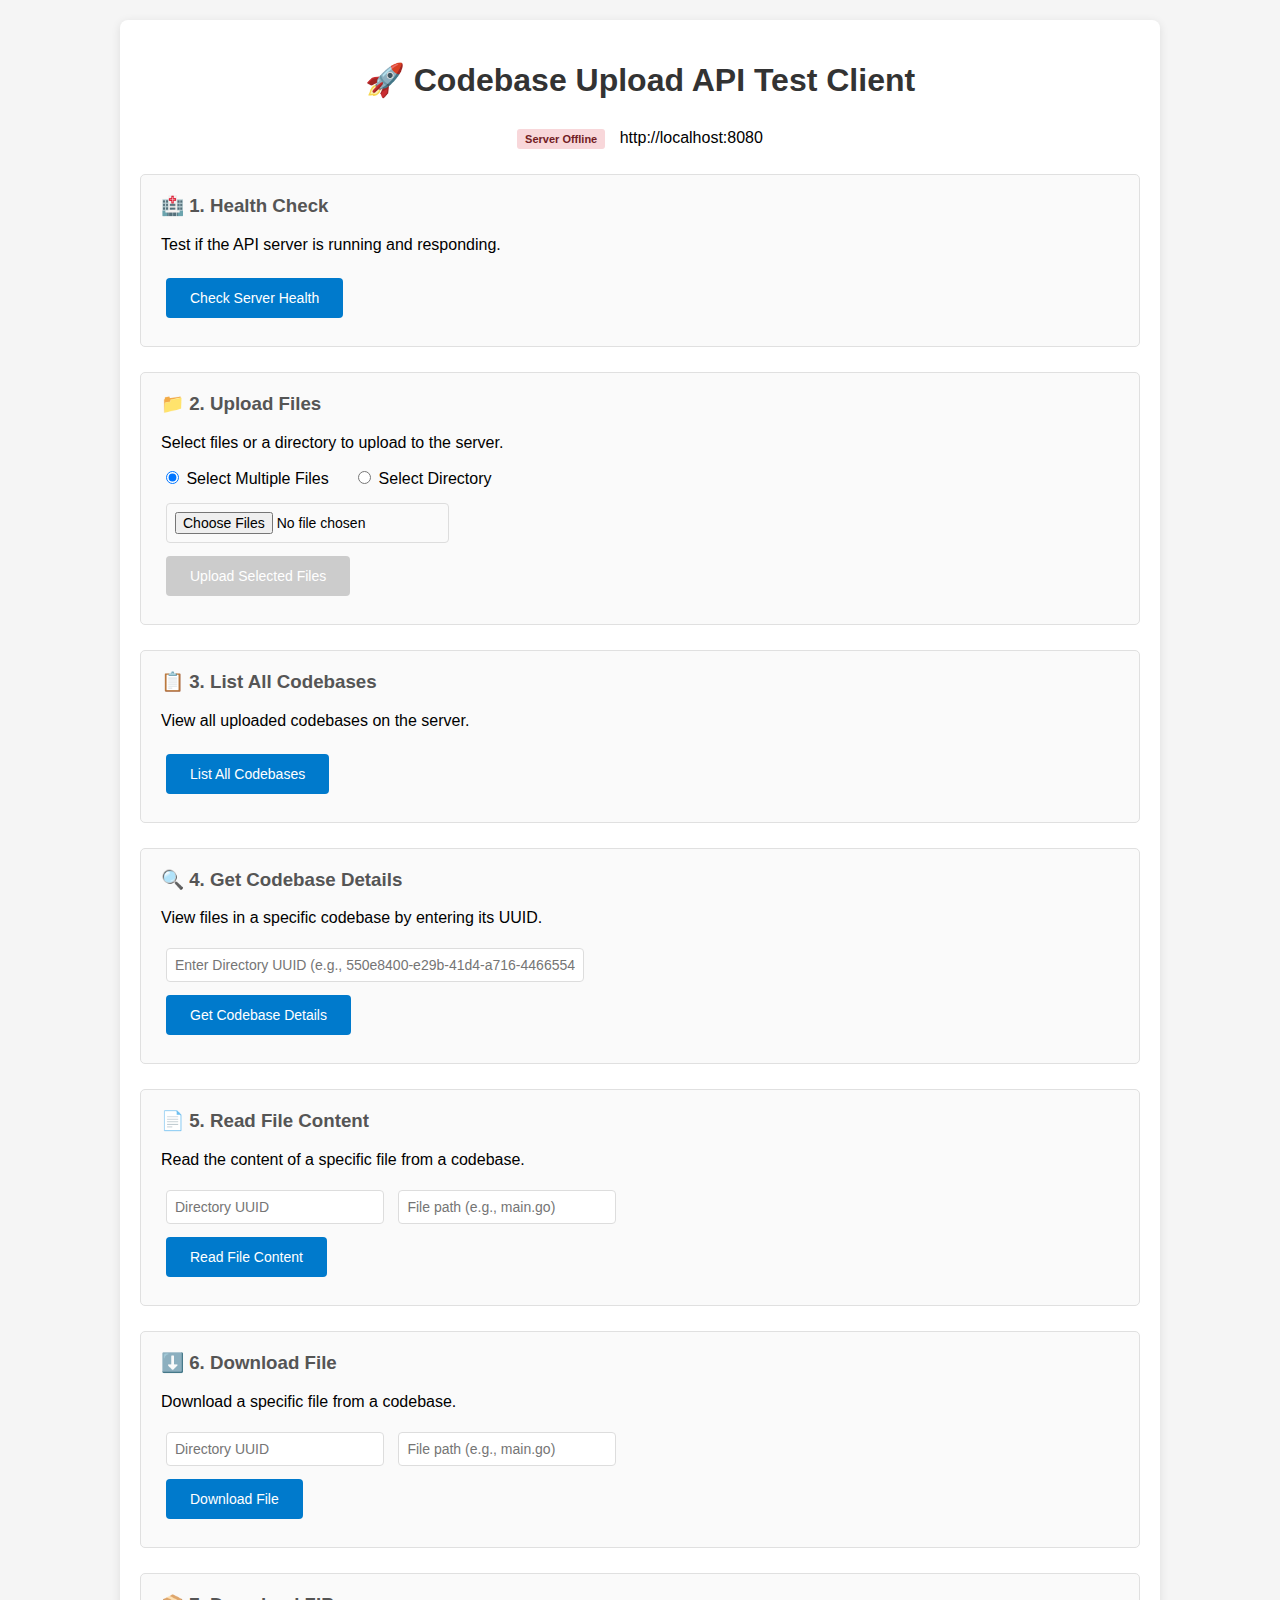
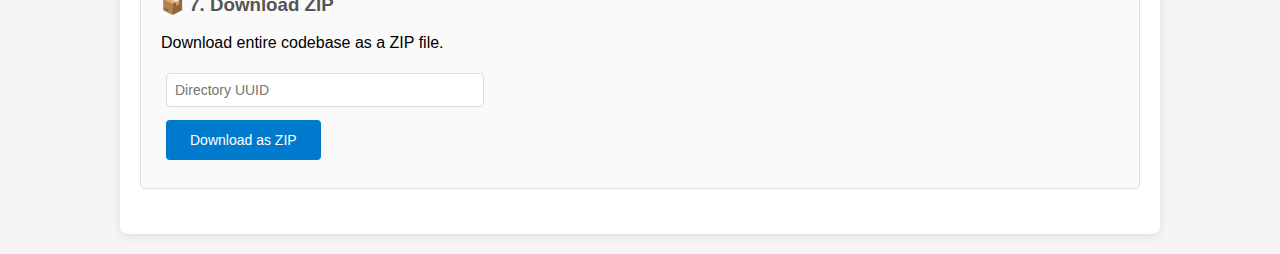
<file: index.html>
<!DOCTYPE html>
<html>
  <head>
    <title>Codebase Upload API Test - Windows Compatible</title>
    <link rel="stylesheet" href="style.css" />
  </head>
  <body>
    <div class="container">
      <h1>🚀 Codebase Upload API Test Client</h1>

      <div style="text-align: center; margin-bottom: 20px">
        <span id="server-status" class="status offline">Server Offline</span>
        <span id="server-url">http://localhost:8080</span>
      </div>

      <div class="section">
        <h3>🏥 1. Health Check</h3>
        <p>Test if the API server is running and responding.</p>
        <button onclick="testHealth()" id="health-btn">
          Check Server Health
        </button>
        <div id="health-response" class="response" style="display: none"></div>
      </div>

      <div class="section">
        <h3>📁 2. Upload Files</h3>
        <p>Select files or a directory to upload to the server.</p>
        <div style="margin: 10px 0">
          <label>
            <input type="radio" name="uploadType" value="files" checked />
            Select Multiple Files
          </label>
          <label style="margin-left: 20px">
            <input type="radio" name="uploadType" value="directory" /> Select
            Directory
          </label>
        </div>
        <input type="file" id="fileInput" multiple accept="*/*" />
        <br />
        <div id="file-info" class="file-info" style="display: none"></div>
        <div id="upload-progress" class="progress" style="display: none">
          <div id="progress-bar" class="progress-bar"></div>
        </div>
        <button onclick="uploadFiles()" id="upload-btn" disabled>
          Upload Selected Files
        </button>
        <div id="upload-response" class="response" style="display: none"></div>
      </div>

      <div class="section">
        <h3>📋 3. List All Codebases</h3>
        <p>View all uploaded codebases on the server.</p>
        <button onclick="listCodebases()" id="list-btn">
          List All Codebases
        </button>
        <div id="list-response" class="response" style="display: none"></div>
      </div>

      <div class="section">
        <h3>🔍 4. Get Codebase Details</h3>
        <p>View files in a specific codebase by entering its UUID.</p>
        <input
          type="text"
          id="directoryId"
          placeholder="Enter Directory UUID (e.g., 550e8400-e29b-41d4-a716-446655440000)"
          style="width: 400px"
        />
        <br />
        <button onclick="getCodebaseDetails()" id="details-btn">
          Get Codebase Details
        </button>
        <div id="details-response" class="response" style="display: none"></div>
      </div>

      <div class="section">
        <h3>📄 5. Read File Content</h3>
        <p>Read the content of a specific file from a codebase.</p>
        <input
          type="text"
          id="readDirectoryId"
          placeholder="Directory UUID"
          style="width: 200px"
        />
        <input
          type="text"
          id="readFilePath"
          placeholder="File path (e.g., main.go)"
          style="width: 200px"
        />
        <br />
        <button onclick="readFileContent()" id="read-btn">
          Read File Content
        </button>
        <div id="read-response" class="response" style="display: none"></div>
      </div>

      <div class="section">
        <h3>⬇️ 6. Download File</h3>
        <p>Download a specific file from a codebase.</p>
        <input
          type="text"
          id="downloadDirectoryId"
          placeholder="Directory UUID"
          style="width: 200px"
        />
        <input
          type="text"
          id="downloadFilePath"
          placeholder="File path (e.g., main.go)"
          style="width: 200px"
        />
        <br />
        <button onclick="downloadFile()" id="download-btn">
          Download File
        </button>
        <div
          id="download-response"
          class="response"
          style="display: none"
        ></div>
      </div>

      <div class="section">
        <h3>📦 7. Download ZIP</h3>
        <p>Download entire codebase as a ZIP file.</p>
        <input
          type="text"
          id="zipDirectoryId"
          placeholder="Directory UUID"
          style="width: 300px"
        />
        <br />
        <button onclick="downloadZip()" id="zip-btn">Download as ZIP</button>
        <div id="zip-response" class="response" style="display: none"></div>
      </div>

      <!-- <div class="section">
        <h3>🛠️ Windows PowerShell Commands</h3>
        <p>If you prefer using PowerShell, here are the equivalent commands:</p>
        <div class="response">
          <pre>
          # Health Check
          Invoke-RestMethod -Uri "http://localhost:8080/health" -Method Get

          # List Codebases
          Invoke-RestMethod -Uri "http://localhost:8080/codebases" -Method Get

          # Get Specific Codebase (replace UUID)
          Invoke-RestMethod -Uri "http://localhost:8080/codebases/YOUR-UUID-HERE" -Method Get

          # Read File Content (replace UUID and path)
          Invoke-RestMethod -Uri "http://localhost:8080/codebases/YOUR-UUID-HERE/content?file=main.go" -Method Get

          # Download File (replace UUID and path)  
          Invoke-WebRequest -Uri "http://localhost:8080/codebases/YOUR-UUID-HERE/download?file=main.go" -OutFile "downloaded_file.go"

          # Download ZIP (replace UUID)
          Invoke-WebRequest -Uri "http://localhost:8080/codebases/YOUR-UUID-HERE/zip" -OutFile "codebase.zip"</pre
          >
        </div>
      </div> -->
    </div>
    </div>

    <script>
      const API_BASE = "http://localhost:8080";
      let serverOnline = false;

      // Check server status on page load
      window.onload = function () {
        testHealth(true);

        // File input change handler
        document
          .getElementById("fileInput")
          .addEventListener("change", function (e) {
            const files = e.target.files;
            const uploadBtn = document.getElementById("upload-btn");
            const fileInfo = document.getElementById("file-info");

            if (files.length > 0) {
              let totalSize = 0;
              let fileTypes = {};

              for (let file of files) {
                totalSize += file.size;
                const ext = file.name.split(".").pop().toLowerCase();
                fileTypes[ext] = (fileTypes[ext] || 0) + 1;
              }

              const sizeInMB = (totalSize / (1024 * 1024)).toFixed(2);
              const typesList = Object.entries(fileTypes)
                .map(([ext, count]) => `${ext} (${count})`)
                .join(", ");

              fileInfo.innerHTML = `
                        <strong>Selected:</strong> ${files.length} files<br>
                        <strong>Total Size:</strong> ${sizeInMB} MB<br>
                        <strong>File Types:</strong> ${typesList}<br>
                        <strong>Root Directory:</strong> ${
                          files[0].webkitRelativePath.split("/")[0]
                        }
                    `;
              fileInfo.style.display = "block";
              uploadBtn.disabled = false;
            } else {
              fileInfo.style.display = "none";
              uploadBtn.disabled = true;
            }
          });
      };

      async function testHealth(silent = false) {
        const btn = document.getElementById("health-btn");
        const responseDiv = document.getElementById("health-response");
        const statusDiv = document.getElementById("server-status");

        if (!silent) {
          btn.disabled = true;
          btn.textContent = "Checking...";
        }

        try {
          const response = await fetch(`${API_BASE}/health`);
          const data = await response.json();

          if (!silent) {
            responseDiv.innerHTML = `<span class="success">✅ Server is healthy!<br>Response: ${JSON.stringify(
              data,
              null,
              2
            )}</span>`;
            responseDiv.style.display = "block";
          }

          statusDiv.className = "status online";
          statusDiv.textContent = "Server Online";
          serverOnline = true;
        } catch (error) {
          if (!silent) {
            responseDiv.innerHTML = `<span class="error">❌ Failed to connect to server<br>Error: ${error.message}<br><br>Make sure the Go server is running on port 8080.</span>`;
            responseDiv.style.display = "block";
          }

          statusDiv.className = "status offline";
          statusDiv.textContent = "Server Offline";
          serverOnline = false;
        } finally {
          if (!silent) {
            btn.disabled = false;
            btn.textContent = "Check Server Health";
          }
        }
      }

      async function uploadFiles() {
        const fileInput = document.getElementById("fileInput");
        const files = fileInput.files;
        const btn = document.getElementById("upload-btn");
        const responseDiv = document.getElementById("upload-response");
        const progressDiv = document.getElementById("upload-progress");
        const progressBar = document.getElementById("progress-bar");

        if (files.length === 0) {
          alert("Please select a directory first");
          return;
        }

        btn.disabled = true;
        btn.textContent = "Uploading...";
        progressDiv.style.display = "block";
        progressBar.style.width = "0%";

        const formData = new FormData();
        let processedFiles = 0;

        for (let file of files) {
          formData.append("files", file);
          formData.append(`path_${file.name}`, file.webkitRelativePath);
          processedFiles++;

          // Update progress
          const progress = (processedFiles / files.length) * 50; // 50% for file processing
          progressBar.style.width = progress + "%";
        }

        try {
          const response = await fetch(`${API_BASE}/upload`, {
            method: "POST",
            body: formData,
          });

          progressBar.style.width = "100%";

          const data = await response.json();
          const responseClass = data.success ? "success" : "error";
          const icon = data.success ? "✅" : "❌";

          responseDiv.innerHTML = `<span class="${responseClass}">${icon} Upload ${
            data.success ? "Successful" : "Failed"
          }!<br><pre>${JSON.stringify(data, null, 2)}</pre></span>`;
          responseDiv.style.display = "block";

          // Auto-fill directory ID for testing
          if (data.directory_id) {
            document.getElementById("directoryId").value = data.directory_id;
          }
        } catch (error) {
          responseDiv.innerHTML = `<span class="error">❌ Upload failed<br>Error: ${error.message}</span>`;
          responseDiv.style.display = "block";
        } finally {
          btn.disabled = false;
          btn.textContent = "Upload Selected Directory";
          setTimeout(() => {
            progressDiv.style.display = "none";
          }, 2000);
        }
      }

      async function listCodebases() {
        const btn = document.getElementById("list-btn");
        const responseDiv = document.getElementById("list-response");

        btn.disabled = true;
        btn.textContent = "Loading...";

        try {
          const response = await fetch(`${API_BASE}/codebases`);
          const data = await response.json();

          responseDiv.innerHTML = `<span class="success">✅ Codebases Retrieved<br><pre>${JSON.stringify(
            data,
            null,
            2
          )}</pre></span>`;
          responseDiv.style.display = "block";
        } catch (error) {
          responseDiv.innerHTML = `<span class="error">❌ Failed to retrieve codebases<br>Error: ${error.message}</span>`;
          responseDiv.style.display = "block";
        } finally {
          btn.disabled = false;
          btn.textContent = "List All Codebases";
        }
      }

      async function getCodebaseDetails() {
        const directoryId = document.getElementById("directoryId").value.trim();
        const btn = document.getElementById("details-btn");
        const responseDiv = document.getElementById("details-response");

        if (!directoryId) {
          alert("Please enter a directory UUID");
          return;
        }

        btn.disabled = true;
        btn.textContent = "Loading...";

        try {
          const response = await fetch(`${API_BASE}/codebases/${directoryId}`);
          const data = await response.json();

          const responseClass = data.success ? "success" : "error";
          const icon = data.success ? "✅" : "❌";

          responseDiv.innerHTML = `<span class="${responseClass}">${icon} Codebase Details<br><pre>${JSON.stringify(
            data,
            null,
            2
          )}</pre></span>`;
          responseDiv.style.display = "block";
        } catch (error) {
          responseDiv.innerHTML = `<span class="error">❌ Failed to retrieve codebase details<br>Error: ${error.message}</span>`;
          responseDiv.style.display = "block";
        } finally {
          btn.disabled = false;
          btn.textContent = "Get Codebase Details";
        }
      }
    </script>
  </body>
</html>
</file>
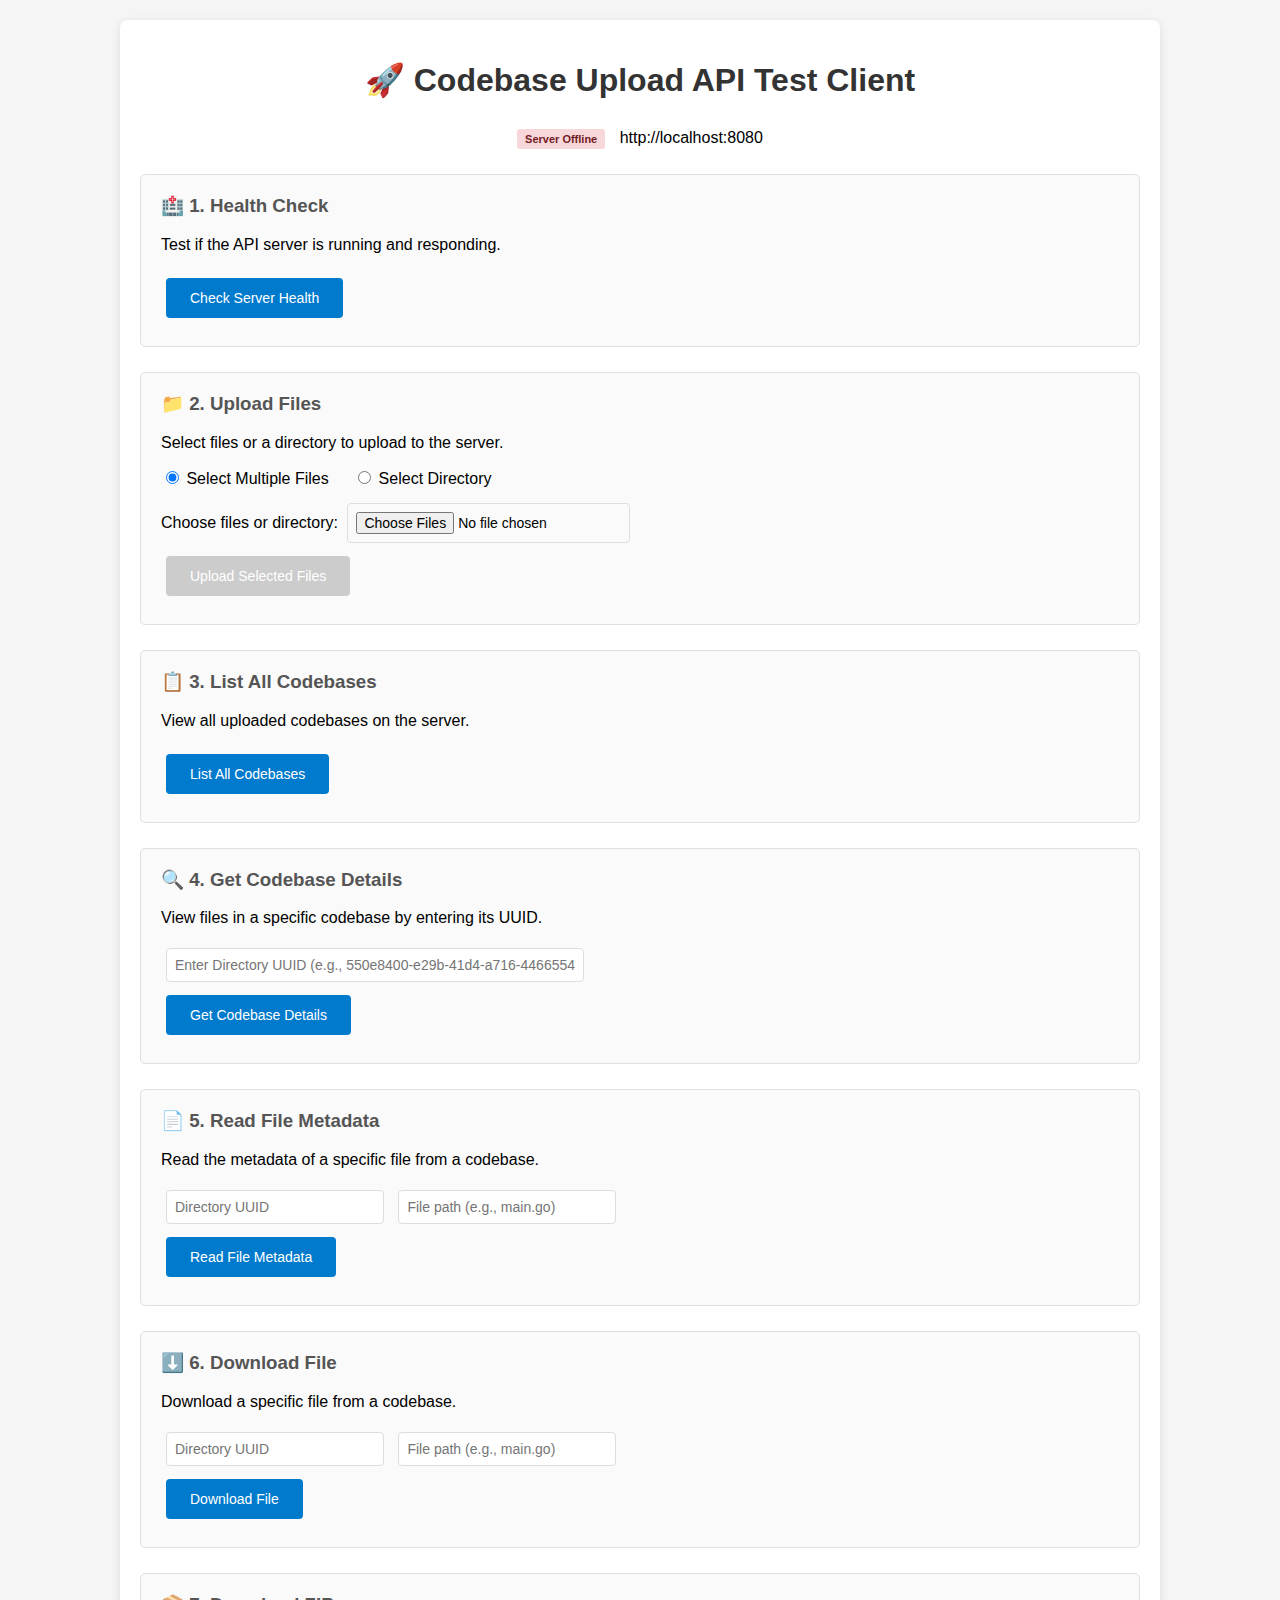
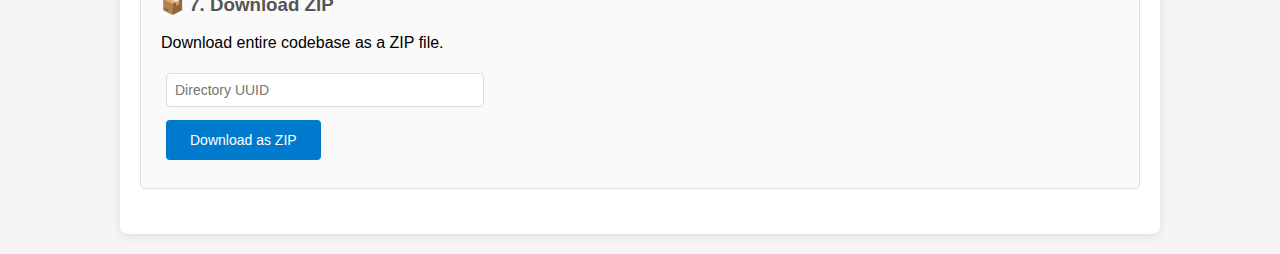
<file: server-a/static/index.html>
<!DOCTYPE html>
<html lang="en">
  <head>
    <meta charset="UTF-8">
    <meta name="viewport" content="width=device-width, initial-scale=1.0">
    <title>Codebase Upload API Test - Updated for Go Server</title>
    <link rel="stylesheet" href="style.css">
  </head>
  <body>
    <div class="container">
      <h1>🚀 Codebase Upload API Test Client</h1>

      <div style="text-align: center; margin-bottom: 20px">
        <span id="server-status" class="status offline">Server Offline</span>
        <span id="server-url">http://localhost:8080</span>
      </div>

      <div class="section">
        <h3>🏥 1. Health Check</h3>
        <p>Test if the API server is running and responding.</p>
        <button onclick="testHealth()" id="health-btn">
          Check Server Health
        </button>
        <div id="health-response" class="response" style="display: none"></div>
      </div>

      <div class="section">
        <h3>📁 2. Upload Files</h3>
        <p>Select files or a directory to upload to the server.</p>
        <div style="margin: 10px 0">
          <label>
            <input type="radio" name="uploadType" value="files" checked />
            Select Multiple Files
          </label>
          <label style="margin-left: 20px">
            <input type="radio" name="uploadType" value="directory" /> Select
            Directory
          </label>
        </div>
        <label for="fileInput" id="fileInputLabel">Choose files or directory:</label>
        <input type="file" id="fileInput" multiple accept="*/*" title="Select files or a directory to upload" />
        <br />
        <div id="file-info" class="file-info" style="display: none"></div>
        <div id="upload-progress" class="progress" style="display: none">
          <div id="progress-bar" class="progress-bar"></div>
        </div>
        <button onclick="uploadFiles()" id="upload-btn" disabled>
          Upload Selected Files
        </button>
        <div id="upload-response" class="response" style="display: none"></div>
      </div>

      <div class="section">
        <h3>📋 3. List All Codebases</h3>
        <p>View all uploaded codebases on the server.</p>
        <button onclick="listCodebases()" id="list-btn">
          List All Codebases
        </button>
        <div id="list-response" class="response" style="display: none"></div>
      </div>

      <div class="section">
        <h3>🔍 4. Get Codebase Details</h3>
        <p>View files in a specific codebase by entering its UUID.</p>
        <input
          type="text"
          id="directoryId"
          placeholder="Enter Directory UUID (e.g., 550e8400-e29b-41d4-a716-446655440000)"
          style="width: 400px"
        />
        <br />
        <button onclick="getCodebaseDetails()" id="details-btn">
          Get Codebase Details
        </button>
        <div id="details-response" class="response" style="display: none"></div>
      </div>

      <div class="section">
        <h3>📄 5. Read File Metadata</h3>
        <p>Read the metadata of a specific file from a codebase.</p>
        <input
          type="text"
          id="readDirectoryId"
          placeholder="Directory UUID"
          style="width: 200px"
        />
        <input
          type="text"
          id="readFilePath"
          placeholder="File path (e.g., main.go)"
          style="width: 200px"
        />
        <br />
        <button onclick="readFileMetadata()" id="read-btn">
          Read File Metadata
        </button>
        <div id="read-response" class="response" style="display: none"></div>
      </div>

      <div class="section">
        <h3>⬇️ 6. Download File</h3>
        <p>Download a specific file from a codebase.</p>
        <input
          type="text"
          id="downloadDirectoryId"
          placeholder="Directory UUID"
          style="width: 200px"
        />
        <input
          type="text"
          id="downloadFilePath"
          placeholder="File path (e.g., main.go)"
          style="width: 200px"
        />
        <br />
        <button onclick="downloadFile()" id="download-btn">
          Download File
        </button>
        <div
          id="download-response"
          class="response"
          style="display: none"
        ></div>
      </div>

      <div class="section">
        <h3>📦 7. Download ZIP</h3>
        <p>Download entire codebase as a ZIP file.</p>
        <input
          type="text"
          id="zipDirectoryId"
          placeholder="Directory UUID"
          style="width: 300px"
        />
        <br />
        <button onclick="downloadZip()" id="zip-btn">Download as ZIP</button>
        <div id="zip-response" class="response" style="display: none"></div>
      </div>

      <!-- <div class="section">
        <h3>🛠️ Windows PowerShell Commands</h3>
        <p>If you prefer using PowerShell, here are the equivalent commands:</p>
        <div class="response">
          <pre>
# Health Check
Invoke-RestMethod -Uri "http://localhost:8080/health" -Method Get

# List Codebases
Invoke-RestMethod -Uri "http://localhost:8080/codebases" -Method Get

# Get Specific Codebase (replace UUID)
Invoke-RestMethod -Uri "http://localhost:8080/codebases/YOUR-UUID-HERE" -Method Get

# Read File Content (replace UUID and path)
Invoke-RestMethod -Uri "http://localhost:8080/codebases/YOUR-UUID-HERE/content?file=main.go" -Method Get

# Download File (replace UUID and path)  
Invoke-WebRequest -Uri "http://localhost:8080/codebases/YOUR-UUID-HERE/download?file=main.go" -OutFile "downloaded_file.go"

# Download ZIP (replace UUID)
Invoke-WebRequest -Uri "http://localhost:8080/codebases/YOUR-UUID-HERE/zip" -OutFile "codebase.zip"</pre
          >
        </div>
      </div> -->
    </div>

    <script src="script.js"></script>
  </body>
</html>
</file>
<file: style.css>
body {
  font-family: "Segoe UI", Tahoma, Geneva, Verdana, sans-serif;
  margin: 20px;
  background-color: #f5f5f5;
}
.container {
  max-width: 1000px;
  margin: 0 auto;
  background: white;
  padding: 20px;
  border-radius: 8px;
  box-shadow: 0 2px 10px rgba(0, 0, 0, 0.1);
}
.section {
  margin: 25px 0;
  padding: 20px;
  border: 1px solid #e0e0e0;
  border-radius: 5px;
  background-color: #fafafa;
}
button {
  padding: 12px 24px;
  margin: 8px 5px;
  background-color: #007acc;
  color: white;
  border: none;
  border-radius: 4px;
  cursor: pointer;
  font-size: 14px;
}
button:hover {
  background-color: #005999;
}
button:disabled {
  background-color: #cccccc;
  cursor: not-allowed;
}
input[type="text"],
input[type="file"] {
  padding: 8px;
  margin: 5px;
  border: 1px solid #ddd;
  border-radius: 4px;
  font-size: 14px;
}
.response {
  background: #f8f9fa;
  padding: 15px;
  margin-top: 15px;
  border-radius: 4px;
  border-left: 4px solid #007acc;
  font-family: "Courier New", monospace;
  font-size: 12px;
  max-height: 400px;
  overflow-y: auto;
}
.error {
  color: #d73027;
  border-left-color: #d73027;
}
.success {
  color: #1a9641;
  border-left-color: #1a9641;
}
.warning {
  color: #d68910;
  border-left-color: #d68910;
}
.status {
  display: inline-block;
  padding: 4px 8px;
  border-radius: 3px;
  font-size: 11px;
  font-weight: bold;
  margin-right: 10px;
}
.status.online {
  background-color: #d4edda;
  color: #155724;
}
.status.offline {
  background-color: #f8d7da;
  color: #721c24;
}
h1 {
  color: #333;
  text-align: center;
  margin-bottom: 30px;
}
h3 {
  color: #555;
  margin-top: 0;
}
.file-info {
  margin: 10px 0;
  padding: 10px;
  background: #e9ecef;
  border-radius: 4px;
  font-size: 12px;
}
.progress {
  width: 100%;
  height: 20px;
  background-color: #e0e0e0;
  border-radius: 10px;
  overflow: hidden;
  margin: 10px 0;
}
.progress-bar {
  height: 100%;
  background-color: #007acc;
  width: 0%;
  transition: width 0.3s ease;
}
.code-issues {
  background: #fff3cd;
  border: 1px solid #ffeaa7;
  padding: 15px;
  border-radius: 5px;
  margin-bottom: 20px;
}
.issue-item {
  margin: 5px 0;
  padding: 5px;
  background: #fff;
  border-left: 3px solid #d68910;
  padding-left: 10px;
}
.fix-section {
  background: #d1ecf1;
  border: 1px solid #bee5eb;
  padding: 15px;
  border-radius: 5px;
  margin: 10px 0;
}
</file>
<file: server-a/static/style.css>
body {
  font-family: "Segoe UI", Tahoma, Geneva, Verdana, sans-serif;
  margin: 20px;
  background-color: #f5f5f5;
}
.container {
  max-width: 1000px;
  margin: 0 auto;
  background: white;
  padding: 20px;
  border-radius: 8px;
  box-shadow: 0 2px 10px rgba(0, 0, 0, 0.1);
}
.section {
  margin: 25px 0;
  padding: 20px;
  border: 1px solid #e0e0e0;
  border-radius: 5px;
  background-color: #fafafa;
}
button {
  padding: 12px 24px;
  margin: 8px 5px;
  background-color: #007acc;
  color: white;
  border: none;
  border-radius: 4px;
  cursor: pointer;
  font-size: 14px;
}
button:hover {
  background-color: #005999;
}
button:disabled {
  background-color: #cccccc;
  cursor: not-allowed;
}
input[type="text"],
input[type="file"] {
  padding: 8px;
  margin: 5px;
  border: 1px solid #ddd;
  border-radius: 4px;
  font-size: 14px;
}
.response {
  background: #f8f9fa;
  padding: 15px;
  margin-top: 15px;
  border-radius: 4px;
  border-left: 4px solid #007acc;
  font-family: "Courier New", monospace;
  font-size: 12px;
  max-height: 400px;
  overflow-y: auto;
}
.error {
  color: #d73027;
  border-left-color: #d73027;
}
.success {
  color: #1a9641;
  border-left-color: #1a9641;
}
.warning {
  color: #d68910;
  border-left-color: #d68910;
}
.status {
  display: inline-block;
  padding: 4px 8px;
  border-radius: 3px;
  font-size: 11px;
  font-weight: bold;
  margin-right: 10px;
}
.status.online {
  background-color: #d4edda;
  color: #155724;
}
.status.offline {
  background-color: #f8d7da;
  color: #721c24;
}
h1 {
  color: #333;
  text-align: center;
  margin-bottom: 30px;
}
h3 {
  color: #555;
  margin-top: 0;
}
.file-info {
  margin: 10px 0;
  padding: 10px;
  background: #e9ecef;
  border-radius: 4px;
  font-size: 12px;
}
.progress {
  width: 100%;
  height: 20px;
  background-color: #e0e0e0;
  border-radius: 10px;
  overflow: hidden;
  margin: 10px 0;
}
.progress-bar {
  height: 100%;
  background-color: #007acc;
  width: 0%;
  transition: width 0.3s ease;
}
.code-issues {
  background: #fff3cd;
  border: 1px solid #ffeaa7;
  padding: 15px;
  border-radius: 5px;
  margin-bottom: 20px;
}
.issue-item {
  margin: 5px 0;
  padding: 5px;
  background: #fff;
  border-left: 3px solid #d68910;
  padding-left: 10px;
}
.fix-section {
  background: #d1ecf1;
  border: 1px solid #bee5eb;
  padding: 15px;
  border-radius: 5px;
  margin: 10px 0;
}
</file>
